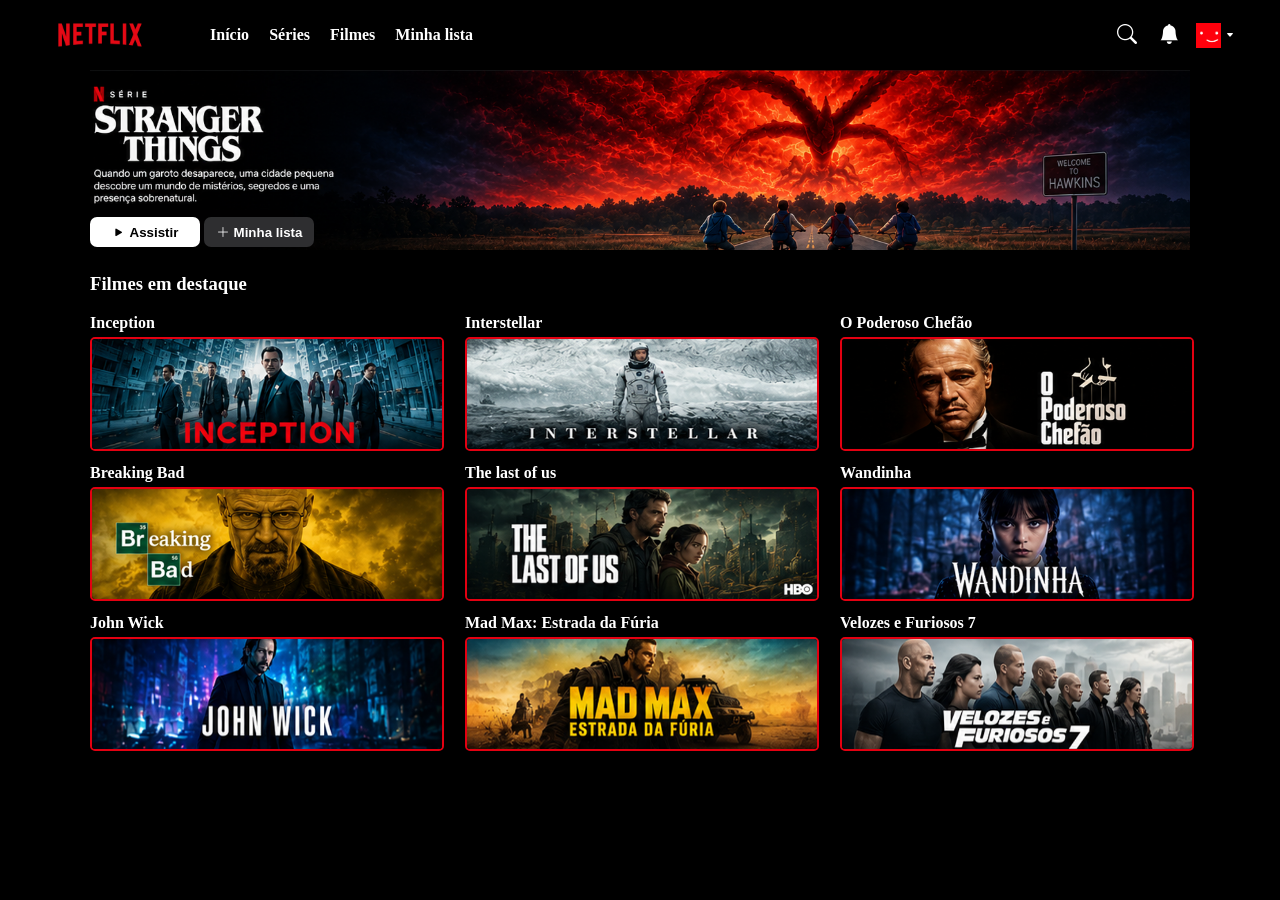
<file: aulas/html-css/netflix/app/index.html>
<!DOCTYPE html>
<html lang="en">

<head>
    <meta charset="UTF-8">
    <meta name="viewport" content="width=device-width, initial-scale=1.0">

    <link rel="stylesheet" href="https://cdn.jsdelivr.net/npm/bootstrap-icons@1.13.2/font/bootstrap-icons.min.css">
    <link rel="stylesheet" href="index.css">

    <title>Netflix</title>
</head>

<body>
    <header class="header">

        <div class="header-left-side">
            <a href="#">
                <img src="./images/logo.jpg" alt="Logo Netflix" class="header-logo">
            </a>

            <ul class="header-left-menu">
                <a href="#">
                    <li class="header-left-menu-item">Início</li>
                </a>

                <a href="#">
                    <li class="header-left-menu-item">Séries</li>
                </a>

                <a href="#">
                    <li class="header-left-menu-item">Filmes</li>
                </a>

                <a href="#">
                    <li class="header-left-menu-item">Minha lista</li>
                </a>
            </ul>
        </div>

        <div class="header-right-side">
            <button>
                <i class="bi bi-search header-right-side-item"></i>
            </button>
            <button>
                <i class="bi bi-bell-fill header-right-side-item"></i>
            </button>

            <button class="header-user-icon-button">
                <img src="./images/user-icon.jpg" alt="Icone de usuário" class="header-user-icon">
                <i style="font-size: 8px; margin-left: 5px" class="bi bi-caret-down-fill"></i>
            </button>
        </div>
    </header>

    <main class="container">
        <section class="section-main-content">
            <img src="./images/banner-home.png" alt="Banner principal" class="section-main-content-image">

            <div class="section-main-content-buttons">
                <button class="btn-primary btn"><i class="bi bi-play-fill"></i>Assistir</button>
                <button class="btn-secondary btn"><i class="bi bi-plus-lg"></i>Minha lista</button>
            </div>
        </section>

        <section>
            <h3>Filmes em destaque</h3>

            <div class="section-list-cards">

                <a href="#">
                    <div class="section-list-card">
                        <h4 class="section-list-card-title">Inception</h4>
                        <img class="section-list-card-image" src="./images/movie_inception.png" alt="Inception">
                    </div>
                </a>

                <a href="#">
                    <div class="section-list-card">
                        <h4 class="section-list-card-title">Interstellar</h4>
                        <img class="section-list-card-image" src="./images/movie_interstellar.png" alt="Interstellar">
                    </div>
                </a>

                <a href="#">
                    <div class="section-list-card">
                        <h4 class="section-list-card-title">O Poderoso Chefão</h4>
                        <img class="section-list-card-image" src="./images/movie_poderoso-chefao.png"
                            alt="O Poderoso Chefão">
                    </div>
                </a>

                <a href="#">
                    <div class="section-list-card">
                        <h4 class="section-list-card-title">Breaking Bad</h4>
                        <img class="section-list-card-image" src="./images/movie_breaking-bad.png" alt="Breaking Bad">
                    </div>
                </a>

                <a href="#">
                    <div class="section-list-card">
                        <h4 class="section-list-card-title">The last of us</h4>
                        <img class="section-list-card-image" src="./images/movie_the-last-of-us.png" alt="The last of us">
                    </div>
                </a>

                <a href="#">
                    <div class="section-list-card">
                        <h4 class="section-list-card-title">Wandinha</h4>
                        <img class="section-list-card-image" src="./images/movie_wandinha.png" alt="Wandinha">
                    </div>
                </a>

                <a href="#">
                    <div class="section-list-card">
                        <h4 class="section-list-card-title">John Wick</h4>
                        <img class="section-list-card-image" src="./images/movie_john-wick.png" alt="John Wick">
                    </div>
                </a>

                <a href="#">
                    <div class="section-list-card">
                        <h4 class="section-list-card-title">Mad Max: Estrada da Fúria</h4>
                        <img class="section-list-card-image" src="./images/movie_mad-max.png" alt="Mad Max">
                    </div>
                </a>

                <a href="#">
                    <div class="section-list-card">
                        <h4 class="section-list-card-title">Velozes e Furiosos 7</h4>
                        <img class="section-list-card-image" src="./images/movie_velozes-e-furiosos-7.png" alt="Velozes e Furiosos 7">
                    </div>
                </a>

            </div>

        </section>
    </main>
</body>

</html>
</file>
<file: aulas/html-css/netflix/app/index.css>
* {
    color: #FFFFFF;
}

body {
    margin: 0;
    background-color: #000000;
}

a {
    text-decoration: none;
}

button {
    background-color: transparent;
    border: none;
    cursor: pointer;
}

.header {
    display: flex;
    height: 70px;
    justify-content: space-between;
    padding: 0 40px;

    background-color: #000000;
}

.header-logo {
    height: 70px;
    width: 120px;
}

.header-user-icon {
    width: 25px;
    height: 25px;
}

.header-left-side {
    display: flex;
}

.header-left-menu {
    display: flex;
    list-style: none;
}

.header-left-menu-item {
    padding: 10px;

    font-weight: 700;
}

.header-left-menu-item:hover {
    border-bottom: 2px solid #E30011;
}

.header-right-side-item {
    width: 30px;
    height: 30px;
    padding: 5px;

    font-size: 20px;
}

.header-right-side {
    display: flex;
}

.header-user-icon-button {
    display: flex;
    justify-content: center;
    align-items: center;
}

.btn-primary {
    background-color: #FFFFFF;
    color: #000000;
}

.btn-primary i {
    color: #000000;
    margin-right: 5px;
}

.btn-primary:hover {
    background-color: #000000;
    color: #FFFFFF;
}

.btn-primary:hover i {
    color: #FFFFFF;
}

.btn-secondary {
    background-color: #2E2E30;
    color: #FFFFFF;
}

.btn-secondary i {
    color: #FFFFFF;
    margin-right: 5px;
}

.btn-secondary:hover {
    background-color: #FFFFFF;
    color: #2E2E30;
}

.btn-secondary:hover i {
    color: #2E2E30;
}

.btn {
    width: 110px;
    height: 30px;
    border-radius: 7px;
    font-weight: 700;
}

.container {
    width: 100%;
    max-width: 1100px;
    margin-left: auto;
    margin-right: auto;
}

.section-main-content-image {
    width: 100%;
}

.section-main-content {
    position: relative;
}

.section-main-content-buttons {
    position: absolute;
    top: 80%;
    left: 0;
}

.section-list-card {
    width: 350px;
    height: 150px;
    transition: transform 0.3s ease-in-out;    
}

.section-list-card:hover {
    transform: scale(1.1);
}

.section-list-card-image {
    width: 100%;
    height: 110px;
    border: 2px solid #E30011;
    border-radius: 5px;
}

.section-list-card-title {
    margin-top: 0px;
    margin-bottom: 5px;
}

.section-list-cards {
    display: flex;
    justify-content: space-between;
    flex-wrap: wrap;
}
</file>
